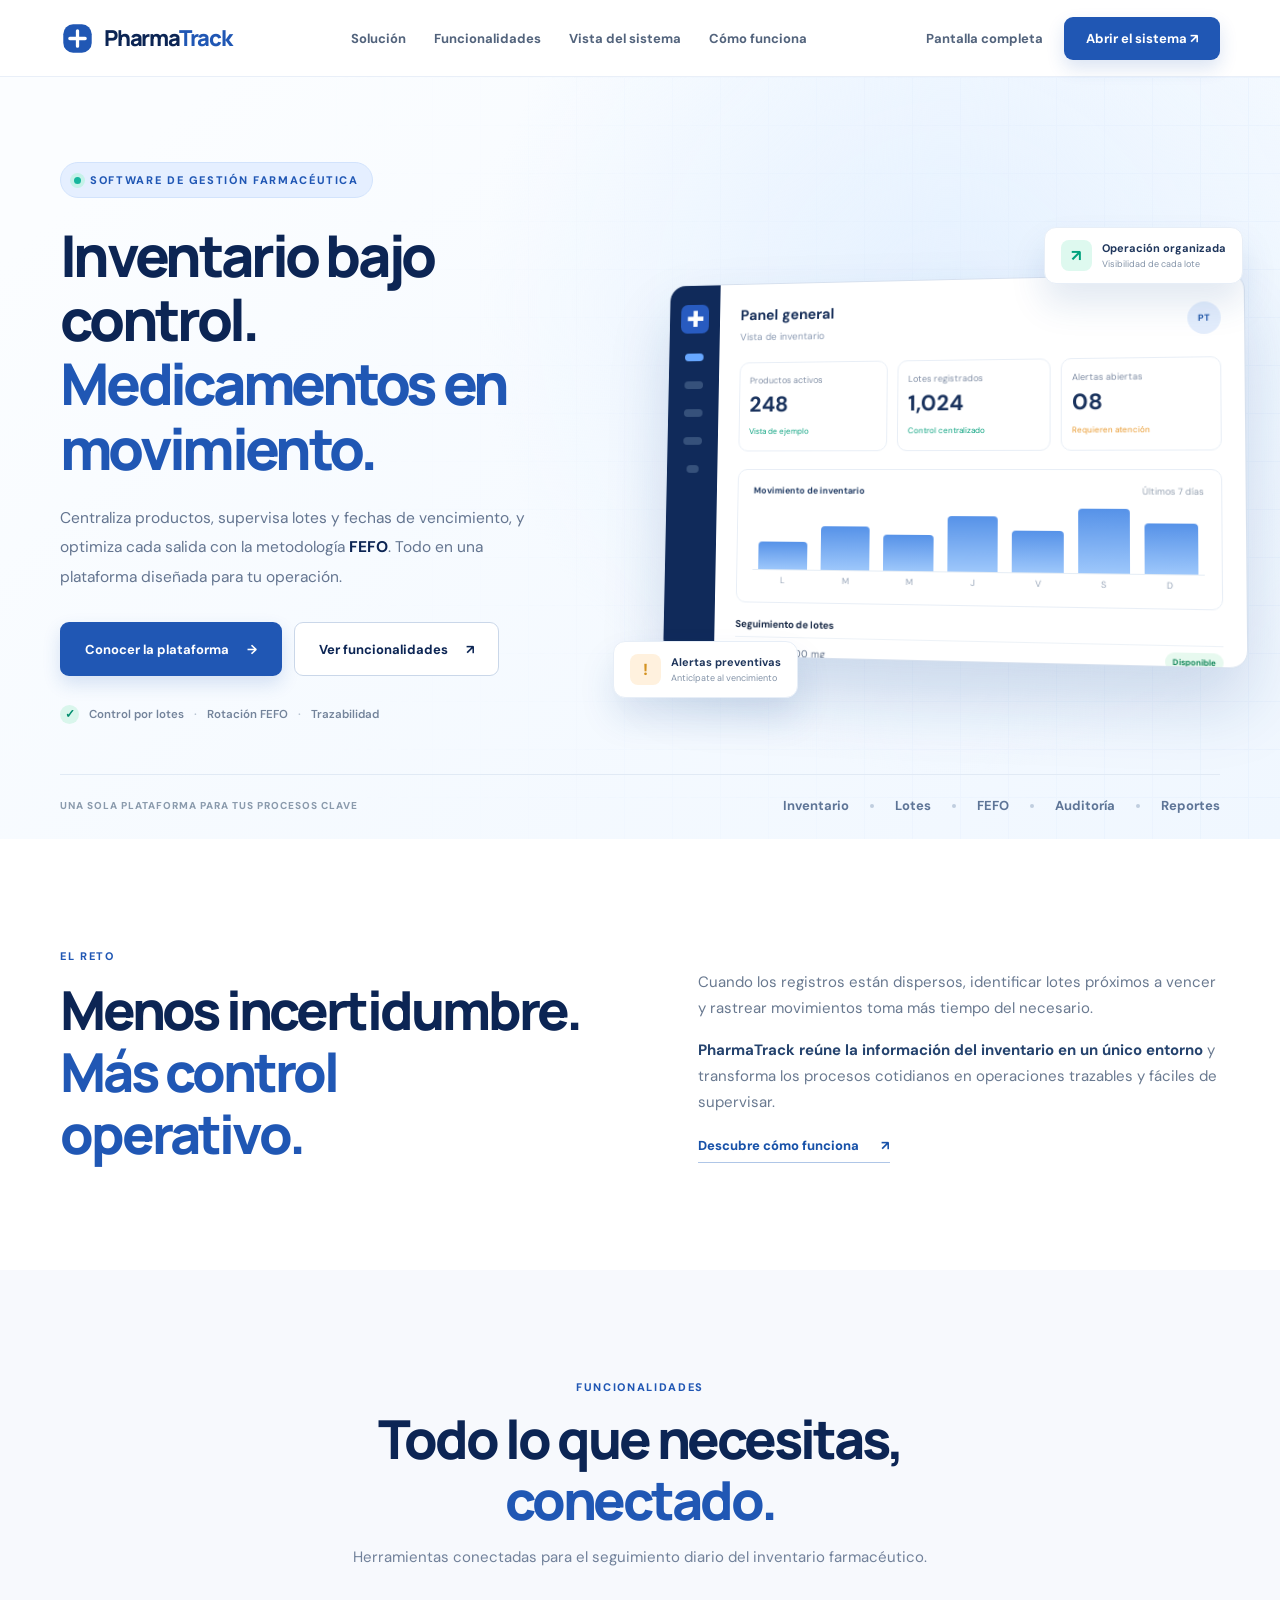
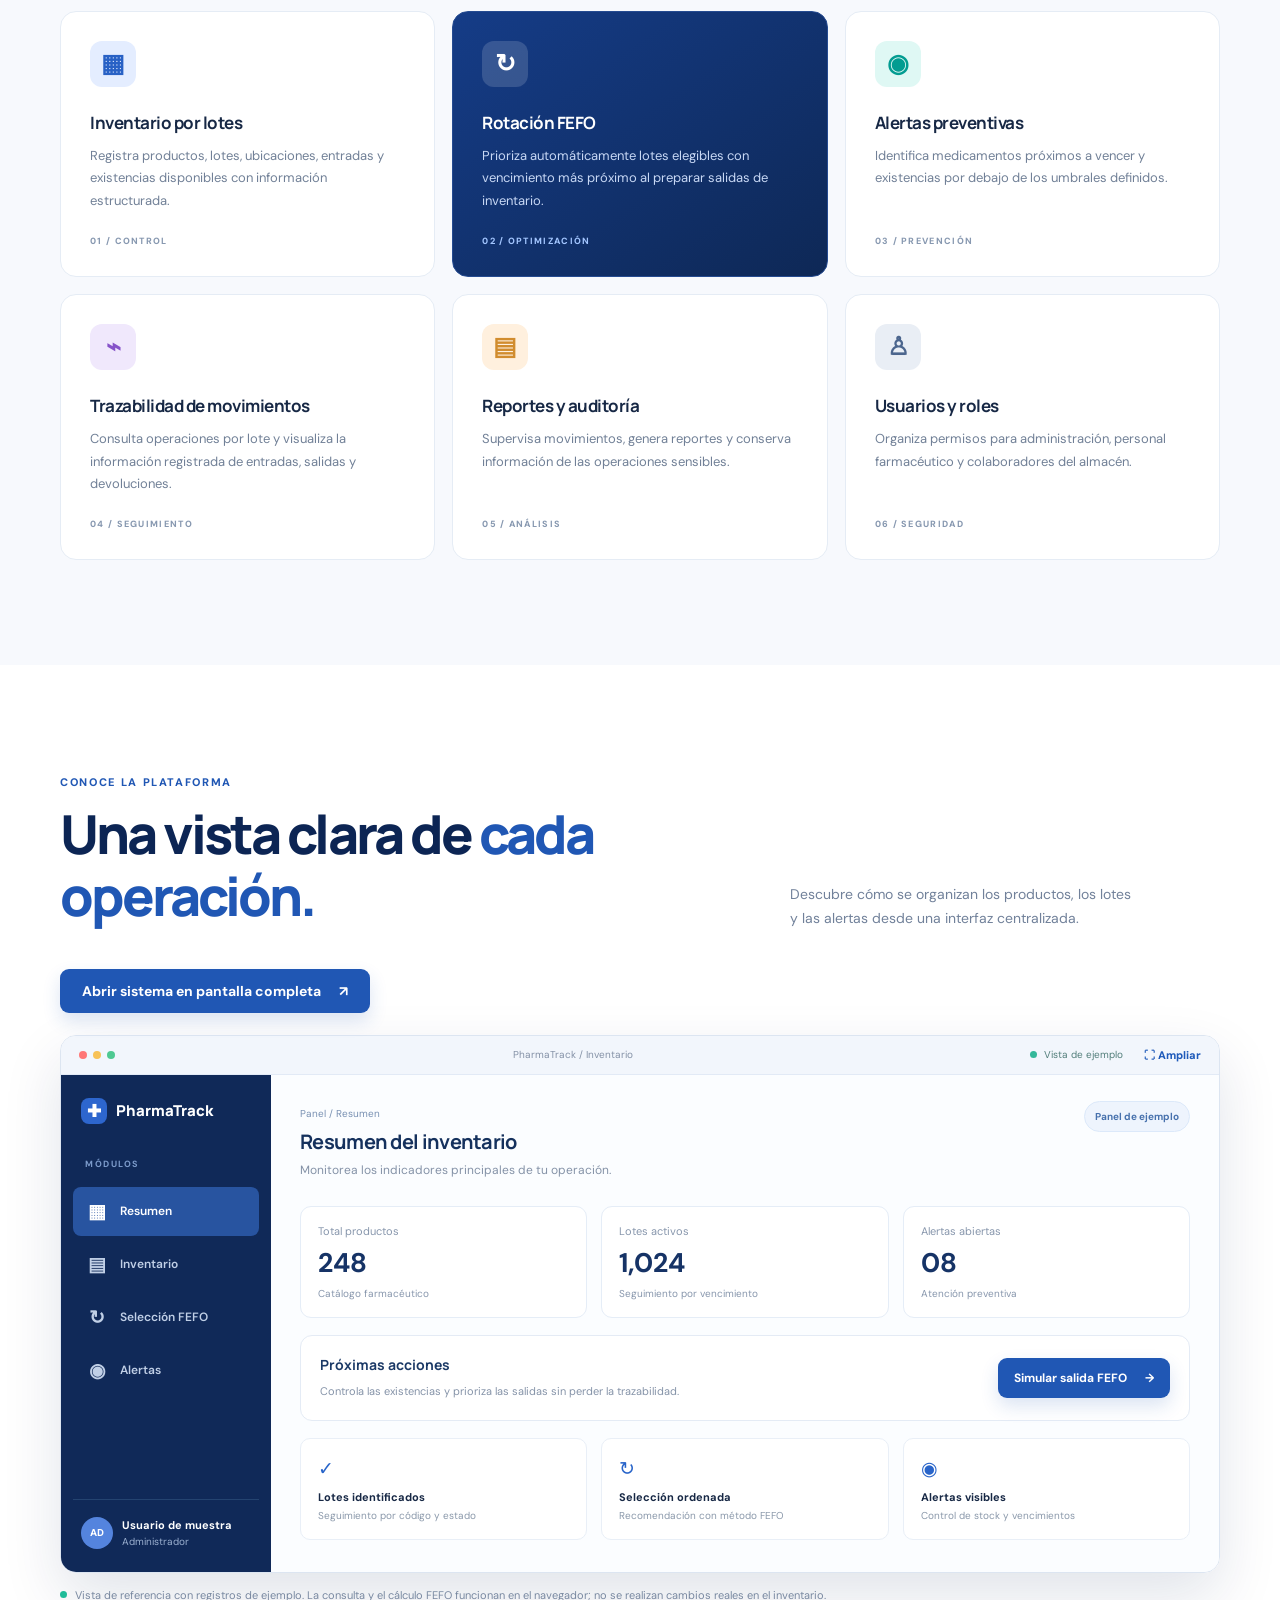
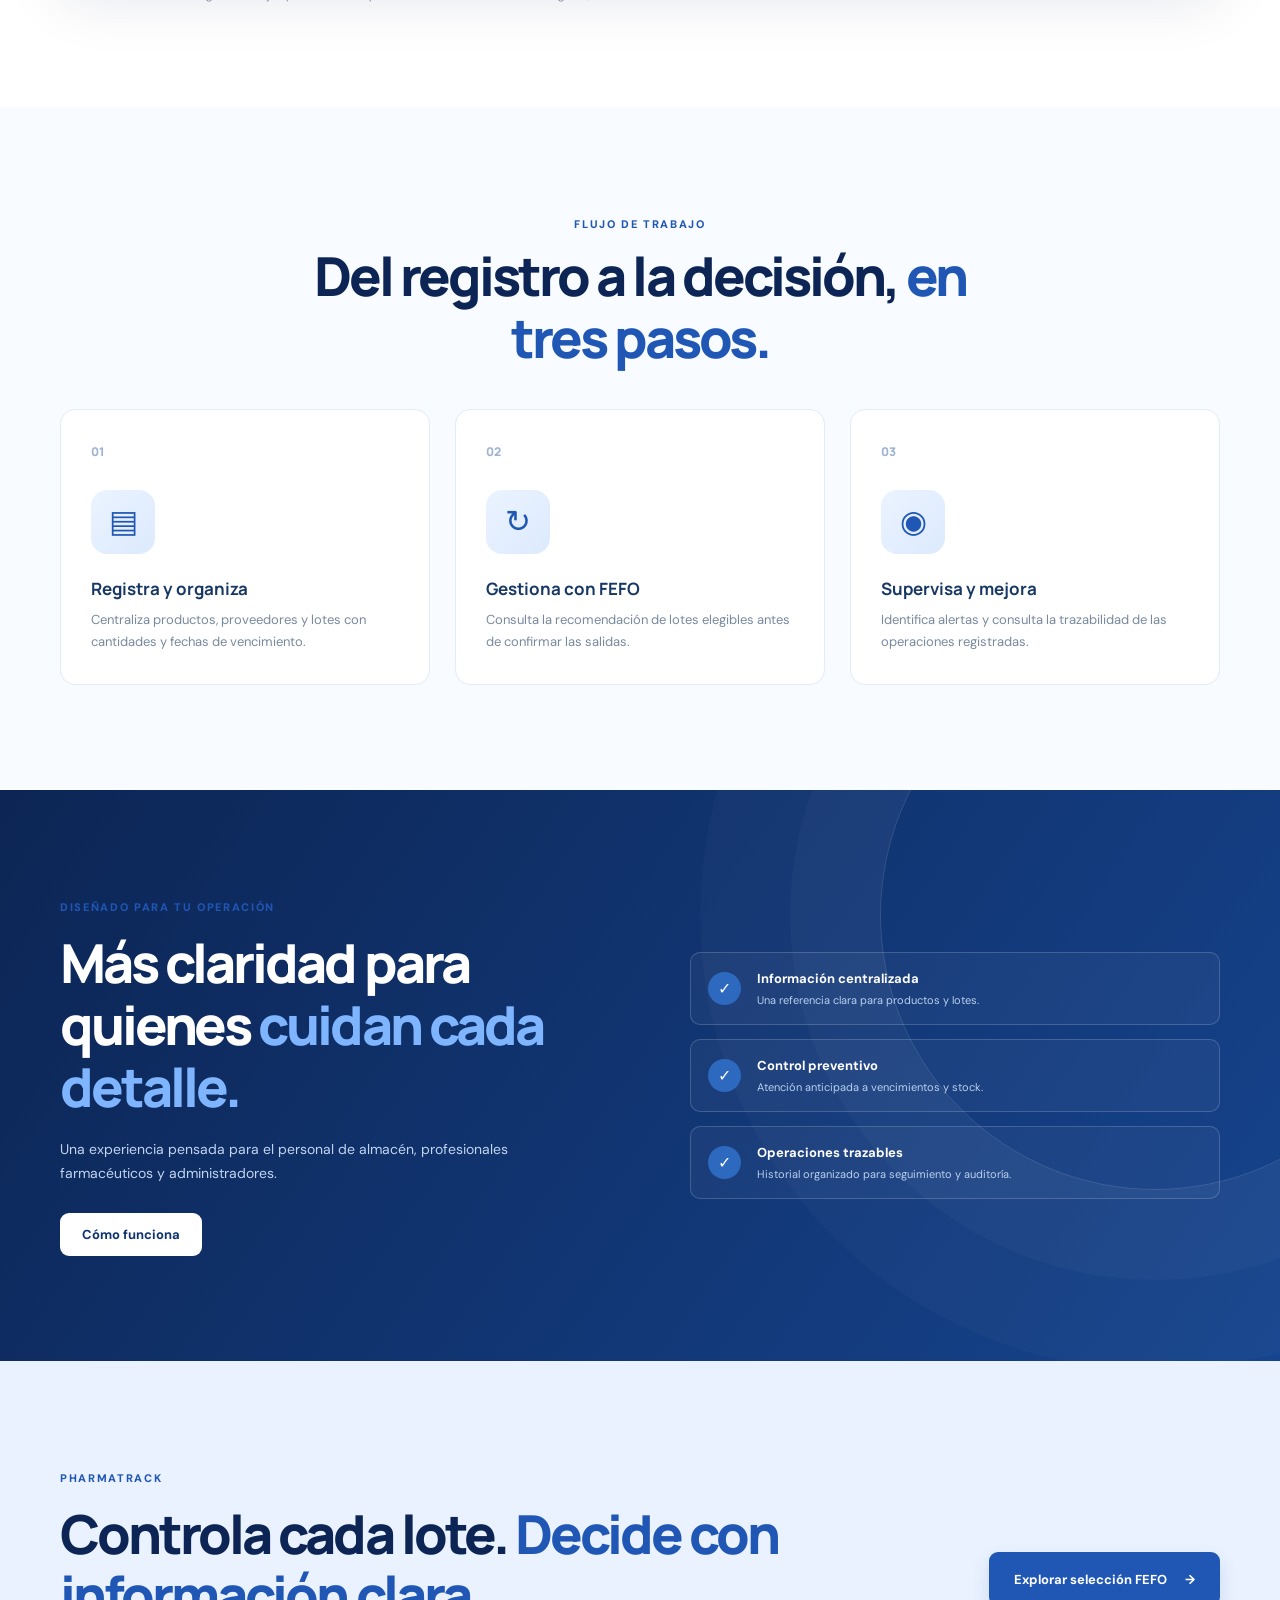
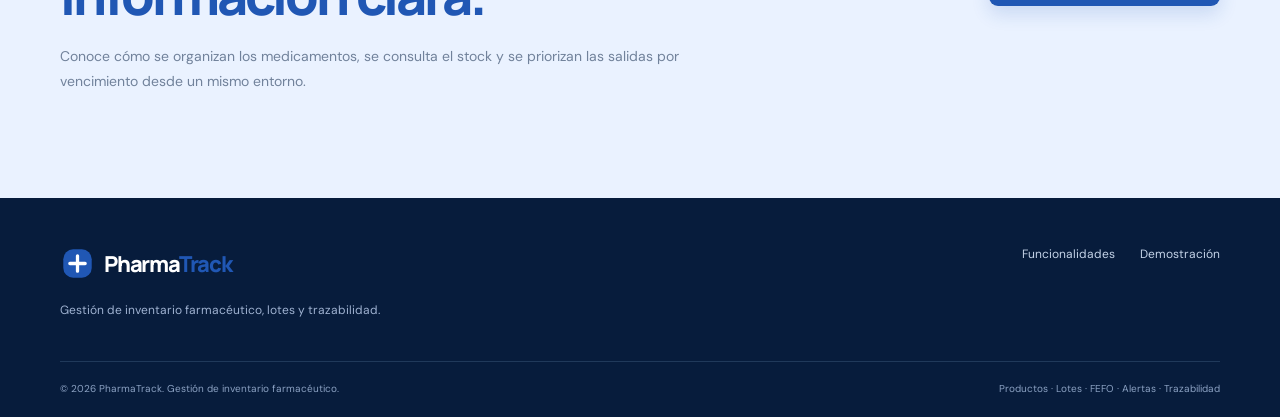
<file: index.html>
<!DOCTYPE html>

<html lang="es">
<head>
<meta charset="utf-8"/>
<meta content="width=device-width,initial-scale=1" name="viewport"/>
<meta content="PharmaTrack: gestiona el inventario farmacéutico por lotes, aplica FEFO, supervisa alertas y consulta la trazabilidad en un solo lugar." name="description"/>
<meta content="#0c2554" name="theme-color"/>
<title>PharmaTrack | Control inteligente del inventario farmacéutico</title>
<link href="assets/favicon.svg" rel="icon" type="image/svg+xml"/>
<link href="styles.css" rel="stylesheet"/>
<script defer="" src="script.js"></script>
</head>
<body>
<a class="skip-link" href="#inicio">Saltar al contenido</a>
<header class="site-header" id="top">
<div class="container nav-wrap">
<a aria-label="PharmaTrack, ir al inicio" class="brand" href="#inicio"><span aria-hidden="true" class="brand-icon"><svg fill="none" viewbox="0 0 32 32"><rect fill="currentColor" height="26" rx="9" width="26" x="3" y="3"></rect><path d="M16 9v14M9 16h14" stroke="white" stroke-linecap="round" stroke-width="3"></path></svg></span><span>Pharma<span class="brand-em">Track</span></span></a>
<nav aria-label="Navegación principal" class="nav-links" id="nav-links">
<a href="#solucion">Solución</a><a href="#funcionalidades">Funcionalidades</a><a href="#demo">Vista del sistema</a><a href="#proceso">Cómo funciona</a>
<a class="btn btn-primary nav-mobile-cta" href="app.html">Abrir el sistema ↗</a>
</nav>
<div class="nav-actions"><a class="nav-contact" href="app.html">Pantalla completa</a><a class="btn btn-primary nav-cta" href="app.html">Abrir el sistema ↗</a><button aria-controls="nav-links" aria-expanded="false" aria-label="Abrir menú" class="menu-toggle" id="menu-toggle" type="button"><span></span><span></span><span></span></button></div>
</div>
</header>
<main id="inicio">
<section class="hero section-grid-bg">
<div class="container hero-grid">
<div class="hero-copy">
<span class="eyebrow"><span class="dot-pulse"></span> SOFTWARE DE GESTIÓN FARMACÉUTICA</span>
<h1>Inventario bajo control. <span>Medicamentos en movimiento.</span></h1>
<p class="hero-lead">Centraliza productos, supervisa lotes y fechas de vencimiento, y optimiza cada salida con la metodología <strong>FEFO</strong>. Todo en una plataforma diseñada para tu operación.</p>
<div class="hero-actions"><a class="btn btn-primary btn-large" href="app.html">Conocer la plataforma <span aria-hidden="true">→</span></a><a class="btn btn-outline btn-large" href="#funcionalidades">Ver funcionalidades <span aria-hidden="true">↗</span></a></div>
<div class="hero-trust"><span class="trust-icon">✓</span><span>Control por lotes</span><span class="trust-separator">·</span><span>Rotación FEFO</span><span class="trust-separator">·</span><span>Trazabilidad</span></div>
</div>
<div aria-label="Vista ilustrativa del panel de PharmaTrack" class="hero-art">
<div class="float-tag float-tag-top"><span class="mini-icon success">↗</span><div><strong>Operación organizada</strong><small>Visibilidad de cada lote</small></div></div>
<div class="hero-dashboard">
<div class="mock-side"><div class="mock-symbol">✚</div><div class="side-pill active"></div><div class="side-pill"></div><div class="side-pill"></div><div class="side-pill"></div><div class="side-pill short"></div></div>
<div class="mock-content"><div class="mock-top"><span><strong>Panel general</strong><small>Vista de inventario</small></span><span class="mock-avatar">PT</span></div><div class="mock-kpis"><div><small>Productos activos</small><strong>248</strong><em>Vista de ejemplo</em></div><div><small>Lotes registrados</small><strong>1,024</strong><em>Control centralizado</em></div><div><small>Alertas abiertas</small><strong>08</strong><em class="orange">Requieren atención</em></div></div><div class="mock-chart"><div class="chart-title"><strong>Movimiento de inventario</strong><span>Últimos 7 días</span></div><div class="bars"><i style="--bar:42%"></i><i style="--bar:66%"></i><i style="--bar:55%"></i><i style="--bar:84%"></i><i style="--bar:62%"></i><i style="--bar:96%"></i><i style="--bar:75%"></i></div><div class="chart-labels"><span>L</span><span>M</span><span>M</span><span>J</span><span>V</span><span>S</span><span>D</span></div></div><div class="mock-table"><strong>Seguimiento de lotes</strong><div><span>Amoxicilina 500 mg</span><b class="tag good">Disponible</b></div><div><span>Paracetamol 500 mg</span><b class="tag warn">Próx. venc.</b></div><div><span>Ibuprofeno 400 mg</span><b class="tag good">Disponible</b></div></div></div>
</div>
<div class="float-tag float-tag-bottom"><span class="mini-icon warning">!</span><div><strong>Alertas preventivas</strong><small>Anticípate al vencimiento</small></div></div>
</div>
</div>
<div class="container hero-bottom"><span>UNA SOLA PLATAFORMA PARA TUS PROCESOS CLAVE</span><div><b>Inventario</b><i></i><b>Lotes</b><i></i><b>FEFO</b><i></i><b>Auditoría</b><i></i><b>Reportes</b></div></div>
</section>
<section class="section intro" id="solucion"><div class="container intro-grid"><div><span class="section-kicker">EL RETO</span><h2>Menos incertidumbre.<br/><span>Más control operativo.</span></h2></div><div><p>Cuando los registros están dispersos, identificar lotes próximos a vencer y rastrear movimientos toma más tiempo del necesario.</p><p><strong>PharmaTrack reúne la información del inventario en un único entorno</strong> y transforma los procesos cotidianos en operaciones trazables y fáciles de supervisar.</p><a class="text-link" href="#proceso">Descubre cómo funciona <span>↗</span></a></div></div></section>
<section class="section feature-section" id="funcionalidades"><div class="container"><div class="section-heading centered"><span class="section-kicker">FUNCIONALIDADES</span><h2>Todo lo que necesitas, <span>conectado.</span></h2><p>Herramientas conectadas para el seguimiento diario del inventario farmacéutico.</p></div><div class="feature-grid">
<article class="feature-card"><div class="feature-icon blue">▦</div><h3>Inventario por lotes</h3><p>Registra productos, lotes, ubicaciones, entradas y existencias disponibles con información estructurada.</p><span class="feature-label">01 / CONTROL</span></article>
<article class="feature-card featured"><div class="feature-icon light">↻</div><h3>Rotación FEFO</h3><p>Prioriza automáticamente lotes elegibles con vencimiento más próximo al preparar salidas de inventario.</p><span class="feature-label">02 / OPTIMIZACIÓN</span></article>
<article class="feature-card"><div class="feature-icon teal">◉</div><h3>Alertas preventivas</h3><p>Identifica medicamentos próximos a vencer y existencias por debajo de los umbrales definidos.</p><span class="feature-label">03 / PREVENCIÓN</span></article>
<article class="feature-card"><div class="feature-icon purple">⌁</div><h3>Trazabilidad de movimientos</h3><p>Consulta operaciones por lote y visualiza la información registrada de entradas, salidas y devoluciones.</p><span class="feature-label">04 / SEGUIMIENTO</span></article>
<article class="feature-card"><div class="feature-icon orange">▤</div><h3>Reportes y auditoría</h3><p>Supervisa movimientos, genera reportes y conserva información de las operaciones sensibles.</p><span class="feature-label">05 / ANÁLISIS</span></article>
<article class="feature-card"><div class="feature-icon slate">♙</div><h3>Usuarios y roles</h3><p>Organiza permisos para administración, personal farmacéutico y colaboradores del almacén.</p><span class="feature-label">06 / SEGURIDAD</span></article>
</div></div></section>
<section class="section demo-section" id="demo"><div class="container"><div class="section-heading demo-heading"><div><span class="section-kicker">CONOCE LA PLATAFORMA</span><h2>Una vista clara de <span>cada operación.</span></h2></div><p>Descubre cómo se organizan los productos, los lotes y las alertas desde una interfaz centralizada.</p></div><a class="btn btn-primary demo-fullscreen-btn" href="app.html">Abrir sistema en pantalla completa <span aria-hidden="true">↗</span></a>
<div class="app-window"><div class="app-toolbar"><div class="window-dots"><i></i><i></i><i></i></div><span>PharmaTrack / Inventario</span><div class="app-toolbar-right"><span class="status-bubble"></span> Vista de ejemplo<a class="demo-toolbar-launch" href="app.html" title="Abrir en pantalla completa">⛶ Ampliar</a></div></div><div class="app-body"><aside class="app-sidebar"><a class="app-brand" href="#inicio"><span>✚</span> PharmaTrack</a><div class="app-sidebar-label">MÓDULOS</div><button class="app-nav active" data-view="overview" type="button"><span>▦</span> Resumen</button><button class="app-nav" data-view="inventory" type="button"><span>▤</span> Inventario</button><button class="app-nav" data-view="fefo" type="button"><span>↻</span> Selección FEFO</button><button class="app-nav" data-view="alerts" type="button"><span>◉</span> Alertas</button><div class="app-sidebar-bottom"><span class="user-dot">AD</span><div><strong>Usuario de muestra</strong><small>Administrador</small></div></div></aside><div class="app-main">
<section class="app-view active" id="view-overview"><div class="demo-title-row"><div><span class="app-breadcrumb">Panel / Resumen</span><h3>Resumen del inventario</h3><p>Monitorea los indicadores principales de tu operación.</p></div><span class="date-badge">Panel de ejemplo</span></div><div class="demo-stat-grid"><div class="demo-stat"><span>Total productos</span><strong>248</strong><small>Catálogo farmacéutico</small></div><div class="demo-stat"><span>Lotes activos</span><strong>1,024</strong><small>Seguimiento por vencimiento</small></div><div class="demo-stat"><span>Alertas abiertas</span><strong>08</strong><small>Atención preventiva</small></div></div><div class="app-panel demo-summary"><div><h4>Próximas acciones</h4><p>Controla las existencias y prioriza las salidas sin perder la trazabilidad.</p></div><button class="btn btn-primary btn-small" data-go="fefo">Simular salida FEFO <span>→</span></button></div><div class="demo-mini-cards"><div><span class="detail-icon">✓</span><strong>Lotes identificados</strong><small>Seguimiento por código y estado</small></div><div><span class="detail-icon">↻</span><strong>Selección ordenada</strong><small>Recomendación con método FEFO</small></div><div><span class="detail-icon">◉</span><strong>Alertas visibles</strong><small>Control de stock y vencimientos</small></div></div></section>
<section class="app-view" hidden="" id="view-inventory"><div class="demo-title-row"><div><span class="app-breadcrumb">Inventario / Lotes</span><h3>Consulta de stock por lote</h3><p>Encuentra medicamentos por nombre o código de lote.</p></div><span class="date-badge">5 registros</span></div><div class="table-action"><label for="inventory-search">Buscar medicamento o lote</label><input autocomplete="off" id="inventory-search" placeholder="Ej. Paracetamol o LOT-002" type="search"/></div><div class="table-scroll"><table class="demo-table"><thead><tr><th>Medicamento</th><th>Lote</th><th>Vencimiento</th><th>Stock</th><th>Estado</th></tr></thead><tbody id="inventory-rows"></tbody></table></div><p class="data-footnote">Información de ejemplo. La consulta no modifica existencias.</p></section>
<section class="app-view" hidden="" id="view-fefo"><div class="demo-title-row"><div><span class="app-breadcrumb">Movimientos / FEFO</span><h3>Selección de lotes FEFO</h3><p>Prueba cómo se seleccionan los lotes disponibles por fecha de vencimiento.</p></div><span class="date-badge">Ejemplo interactivo</span></div><div class="fefo-grid"><div class="app-panel"><label class="field-label" for="fefo-quantity">Unidades solicitadas</label><input id="fefo-quantity" inputmode="numeric" max="200" min="1" type="number" value="60"/><p class="form-hint">Stock elegible: 120 unidades. Lote inmovilizado excluido.</p><button class="btn btn-primary" id="calculate-fefo" type="button">Calcular recomendación <span>→</span></button><div aria-live="polite" class="fefo-message" id="fefo-message" role="status"></div></div><div class="app-panel"><h4>Lotes disponibles</h4><div class="lot-line"><div><strong>LOT-001</strong><small>Vence 15/01/2027</small></div><span>40 uds.</span></div><div class="lot-line"><div><strong>LOT-002</strong><small>Vence 20/03/2027</small></div><span>80 uds.</span></div><div class="lot-line excluded"><div><strong>LOT-003</strong><small>Inmovilizado</small></div><span>50 uds.</span></div></div></div><div class="fefo-output app-panel" id="fefo-output"><h4>Recomendación</h4><p>Ingresa la cantidad y presiona «Calcular recomendación».</p></div></section>
<section class="app-view" hidden="" id="view-alerts"><div class="demo-title-row"><div><span class="app-breadcrumb">Control / Alertas</span><h3>Alertas preventivas</h3><p>Prioriza los eventos que requieren revisión del personal.</p></div><span class="date-badge">Panel de ejemplo</span></div><div class="alert-list"><div class="alert-item"><span class="alert-symbol amber">!</span><div><strong>Vencimiento próximo</strong><p>Paracetamol 500 mg · LOT-018</p></div><span class="status-label amber">Pendiente</span></div><div class="alert-item"><span class="alert-symbol red">!</span><div><strong>Stock por debajo del mínimo</strong><p>Amoxicilina 500 mg · 10 unidades</p></div><span class="status-label red">Alta prioridad</span></div><div class="alert-item"><span class="alert-symbol blue">i</span><div><strong>Revisar conciliación</strong><p>Conteo físico pendiente de validación</p></div><span class="status-label blue">Revisión</span></div></div></section>
</div></div></div><div class="demo-note"><span class="note-dot"></span> Vista de referencia con registros de ejemplo. La consulta y el cálculo FEFO funcionan en el navegador; no se realizan cambios reales en el inventario.</div></div></section>
<section class="section steps-section" id="proceso"><div class="container"><div class="section-heading centered"><span class="section-kicker">FLUJO DE TRABAJO</span><h2>Del registro a la decisión, <span>en tres pasos.</span></h2></div><div class="steps-grid"><div class="step"><span class="step-number">01</span><div class="step-graphic"><span>▤</span></div><h3>Registra y organiza</h3><p>Centraliza productos, proveedores y lotes con cantidades y fechas de vencimiento.</p></div><div class="step"><span class="step-number">02</span><div class="step-graphic"><span>↻</span></div><h3>Gestiona con FEFO</h3><p>Consulta la recomendación de lotes elegibles antes de confirmar las salidas.</p></div><div class="step"><span class="step-number">03</span><div class="step-graphic"><span>◉</span></div><h3>Supervisa y mejora</h3><p>Identifica alertas y consulta la trazabilidad de las operaciones registradas.</p></div></div></div></section>
<section class="section difference-section"><div class="container difference-layout"><div><span class="section-kicker">DISEÑADO PARA TU OPERACIÓN</span><h2>Más claridad para quienes <span>cuidan cada detalle.</span></h2><p>Una experiencia pensada para el personal de almacén, profesionales farmacéuticos y administradores.</p><a class="btn btn-light" href="#proceso">Cómo funciona</a></div><div class="benefit-list"><div><span>✓</span><div><strong>Información centralizada</strong><small>Una referencia clara para productos y lotes.</small></div></div><div><span>✓</span><div><strong>Control preventivo</strong><small>Atención anticipada a vencimientos y stock.</small></div></div><div><span>✓</span><div><strong>Operaciones trazables</strong><small>Historial organizado para seguimiento y auditoría.</small></div></div></div></div></section>
<section class="section final-cta" id="contacto">
<div class="container final-cta-inner">
<div>
<span class="section-kicker">PHARMATRACK</span>
<h2>Controla cada lote. <span>Decide con información clara.</span></h2>
<p>Conoce cómo se organizan los medicamentos, se consulta el stock y se priorizan las salidas por vencimiento desde un mismo entorno.</p>
</div>
<a aria-label="Explorar la recomendación FEFO" class="btn btn-primary btn-large" href="app.html#fefo">Explorar selección FEFO <span aria-hidden="true">→</span></a>
</div>
</section>
</main>
<footer class="footer"><div class="container footer-inner"><div><a class="brand" href="#inicio"><span aria-hidden="true" class="brand-icon"><svg fill="none" viewbox="0 0 32 32"><rect fill="currentColor" height="26" rx="9" width="26" x="3" y="3"></rect><path d="M16 9v14M9 16h14" stroke="white" stroke-linecap="round" stroke-width="3"></path></svg></span><span>Pharma<span class="brand-em">Track</span></span></a><p>Gestión de inventario farmacéutico, lotes y trazabilidad.</p></div><div class="footer-links"><a href="#funcionalidades">Funcionalidades</a><a href="#demo">Demostración</a></div></div><div class="container footer-bottom"><span>© <span id="year"></span> PharmaTrack. Gestión de inventario farmacéutico.</span><span>Productos · Lotes · FEFO · Alertas · Trazabilidad</span></div></footer>
</body>
</html>
</file>
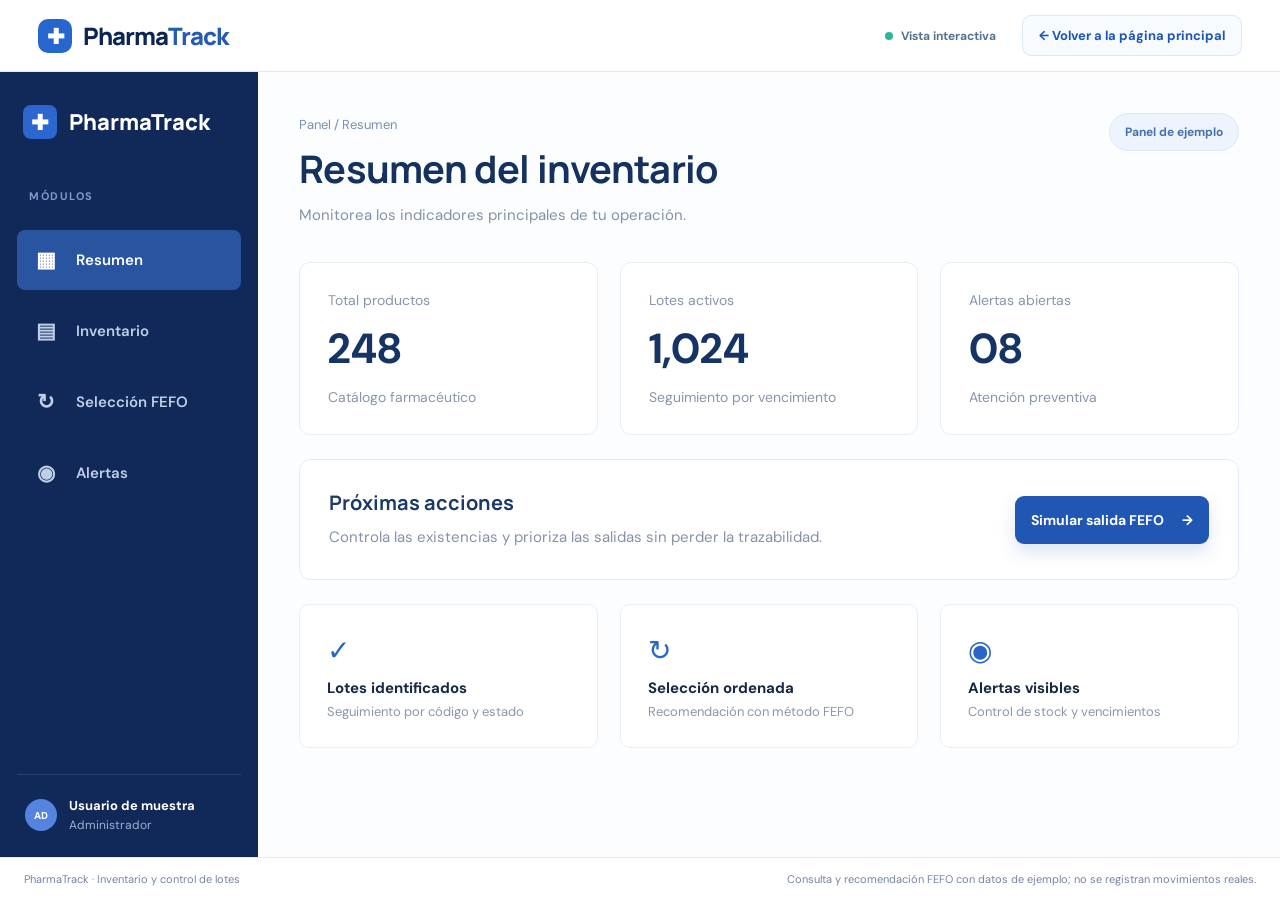
<file: app.html>
<!DOCTYPE html>
<html lang="es"><head><meta charset="utf-8"/><meta content="width=device-width,initial-scale=1" name="viewport"/><meta content="#0c2554" name="theme-color"/><meta content="PharmaTrack: consulta de lotes, recomendaciones FEFO y alertas de inventario." name="description"/><title>Panel de inventario | PharmaTrack</title><link href="assets/favicon.svg" rel="icon" type="image/svg+xml"/><link href="styles.css" rel="stylesheet"/><link href="app.css" rel="stylesheet"/><script defer="" src="script.js"></script></head><body class="standalone-app"><a class="skip-link" href="#app-workspace">Saltar al contenido</a><header class="system-header"><a class="system-brand" href="index.html"><span class="system-brand-mark">✚</span> Pharma<span>Track</span></a><div class="system-header-actions"><span class="system-demo-indicator"><i></i> Vista interactiva</span><a class="system-back" href="index.html#demo">← Volver a la página principal</a></div></header><main id="app-workspace"><div class="app-window fullscreen-window"><div class="app-body"><aside class="app-sidebar"><a class="app-brand" href="index.html"><span>✚</span> PharmaTrack</a><div class="app-sidebar-label">MÓDULOS</div><button class="app-nav active" data-view="overview" type="button"><span>▦</span> Resumen</button><button class="app-nav" data-view="inventory" type="button"><span>▤</span> Inventario</button><button class="app-nav" data-view="fefo" type="button"><span>↻</span> Selección FEFO</button><button class="app-nav" data-view="alerts" type="button"><span>◉</span> Alertas</button><div class="app-sidebar-bottom"><span class="user-dot">AD</span><div><strong>Usuario de muestra</strong><small>Administrador</small></div></div></aside><div class="app-main">
<section class="app-view active" id="view-overview"><div class="demo-title-row"><div><span class="app-breadcrumb">Panel / Resumen</span><h3>Resumen del inventario</h3><p>Monitorea los indicadores principales de tu operación.</p></div><span class="date-badge">Panel de ejemplo</span></div><div class="demo-stat-grid"><div class="demo-stat"><span>Total productos</span><strong>248</strong><small>Catálogo farmacéutico</small></div><div class="demo-stat"><span>Lotes activos</span><strong>1,024</strong><small>Seguimiento por vencimiento</small></div><div class="demo-stat"><span>Alertas abiertas</span><strong>08</strong><small>Atención preventiva</small></div></div><div class="app-panel demo-summary"><div><h4>Próximas acciones</h4><p>Controla las existencias y prioriza las salidas sin perder la trazabilidad.</p></div><button class="btn btn-primary btn-small" data-go="fefo">Simular salida FEFO <span>→</span></button></div><div class="demo-mini-cards"><div><span class="detail-icon">✓</span><strong>Lotes identificados</strong><small>Seguimiento por código y estado</small></div><div><span class="detail-icon">↻</span><strong>Selección ordenada</strong><small>Recomendación con método FEFO</small></div><div><span class="detail-icon">◉</span><strong>Alertas visibles</strong><small>Control de stock y vencimientos</small></div></div></section>
<section class="app-view" hidden="" id="view-inventory"><div class="demo-title-row"><div><span class="app-breadcrumb">Inventario / Lotes</span><h3>Consulta de stock por lote</h3><p>Encuentra medicamentos por nombre o código de lote.</p></div><span class="date-badge">5 registros</span></div><div class="table-action"><label for="inventory-search">Buscar medicamento o lote</label><input autocomplete="off" id="inventory-search" placeholder="Ej. Paracetamol o LOT-002" type="search"/></div><div class="table-scroll"><table class="demo-table"><thead><tr><th>Medicamento</th><th>Lote</th><th>Vencimiento</th><th>Stock</th><th>Estado</th></tr></thead><tbody id="inventory-rows"></tbody></table></div><p class="data-footnote">Información de ejemplo. La consulta no modifica existencias.</p></section>
<section class="app-view" hidden="" id="view-fefo"><div class="demo-title-row"><div><span class="app-breadcrumb">Movimientos / FEFO</span><h3>Selección de lotes FEFO</h3><p>Prueba cómo se seleccionan los lotes disponibles por fecha de vencimiento.</p></div><span class="date-badge">Ejemplo interactivo</span></div><div class="fefo-grid"><div class="app-panel"><label class="field-label" for="fefo-quantity">Unidades solicitadas</label><input id="fefo-quantity" inputmode="numeric" max="200" min="1" type="number" value="60"/><p class="form-hint">Stock elegible: 120 unidades. Lote inmovilizado excluido.</p><button class="btn btn-primary" id="calculate-fefo" type="button">Calcular recomendación <span>→</span></button><div aria-live="polite" class="fefo-message" id="fefo-message" role="status"></div></div><div class="app-panel"><h4>Lotes disponibles</h4><div class="lot-line"><div><strong>LOT-001</strong><small>Vence 15/01/2027</small></div><span>40 uds.</span></div><div class="lot-line"><div><strong>LOT-002</strong><small>Vence 20/03/2027</small></div><span>80 uds.</span></div><div class="lot-line excluded"><div><strong>LOT-003</strong><small>Inmovilizado</small></div><span>50 uds.</span></div></div></div><div class="fefo-output app-panel" id="fefo-output"><h4>Recomendación</h4><p>Ingresa la cantidad y presiona «Calcular recomendación».</p></div></section>
<section class="app-view" hidden="" id="view-alerts"><div class="demo-title-row"><div><span class="app-breadcrumb">Control / Alertas</span><h3>Alertas preventivas</h3><p>Prioriza los eventos que requieren revisión del personal.</p></div><span class="date-badge">Panel de ejemplo</span></div><div class="alert-list"><div class="alert-item"><span class="alert-symbol amber">!</span><div><strong>Vencimiento próximo</strong><p>Paracetamol 500 mg · LOT-018</p></div><span class="status-label amber">Pendiente</span></div><div class="alert-item"><span class="alert-symbol red">!</span><div><strong>Stock por debajo del mínimo</strong><p>Amoxicilina 500 mg · 10 unidades</p></div><span class="status-label red">Alta prioridad</span></div><div class="alert-item"><span class="alert-symbol blue">i</span><div><strong>Revisar conciliación</strong><p>Conteo físico pendiente de validación</p></div><span class="status-label blue">Revisión</span></div></div></section>
</div></div></div></main><footer class="system-footer"><span>PharmaTrack · Inventario y control de lotes</span><span>Consulta y recomendación FEFO con datos de ejemplo; no se registran movimientos reales.</span></footer></body></html>
</file>
<file: styles.css>
@import url('https://fonts.googleapis.com/css2?family=DM+Sans:wght@400;500;600;700&family=Manrope:wght@400;500;600;700;800&display=swap');
:root{--navy:#0c2554;--navy-2:#0e326c;--blue:#2057b4;--blue-bright:#2866cf;--ink:#172845;--muted:#6b7890;--line:#e3e9f2;--bg:#f6f9fe;--white:#fff;--teal:#00a99a;--radius:18px;--shadow:0 24px 60px rgba(12,37,84,.12)}
*,*::before,*::after{box-sizing:border-box}html{scroll-behavior:smooth;scroll-padding-top:90px}body{margin:0;font-family:'DM Sans',Arial,sans-serif;color:var(--ink);background:var(--white);-webkit-font-smoothing:antialiased}button,input,textarea{font:inherit}button{cursor:pointer}a{color:inherit;text-decoration:none}svg{display:block}h1,h2,h3,h4,p{margin-top:0}h1,h2,h3,h4{font-family:Manrope,'DM Sans',sans-serif}h1,h2{letter-spacing:-.055em}h2{font-size:clamp(2.15rem,4.2vw,3.55rem);line-height:1.15;font-weight:800}h2 span{color:var(--blue)}p{line-height:1.75}.container{width:min(1160px,calc(100% - 48px));margin:auto}.section{padding:105px 0}.skip-link{position:absolute;top:-100px;left:15px;background:var(--navy);color:white;padding:12px;z-index:200}.skip-link:focus{top:12px}.site-header{position:sticky;top:0;z-index:100;background:rgba(255,255,255,.96);backdrop-filter:blur(18px);border-bottom:1px solid #e9eff8}.nav-wrap{min-height:76px;display:flex;align-items:center;justify-content:space-between;gap:20px}.brand{display:inline-flex;align-items:center;gap:9px;white-space:nowrap;font:800 22px Manrope,sans-serif;letter-spacing:-1.2px;color:var(--navy)}.brand-icon{width:35px;height:35px;color:var(--blue)}.brand-icon svg{width:100%;height:100%}.brand-em{color:var(--blue)}.nav-links{display:flex;gap:28px;align-items:center}.nav-links>a:not(.btn),.nav-contact{color:#52637c;font-size:13px;font-weight:700;transition:color .2s}.nav-links>a:hover,.nav-contact:hover{color:var(--blue)}.nav-actions{display:flex;align-items:center;gap:21px}.btn{display:inline-flex;align-items:center;justify-content:center;gap:18px;min-height:43px;padding:12px 21px;border:1px solid transparent;border-radius:9px;font-weight:700;font-size:13px;transition:transform .2s,box-shadow .2s,background .2s;text-align:center}.btn:hover{transform:translateY(-2px)}.btn:focus-visible,.app-nav:focus-visible,.menu-toggle:focus-visible,a:focus-visible{outline:3px solid #7eaaff;outline-offset:3px}.btn-primary{background:var(--blue);color:white;box-shadow:0 8px 18px rgba(32,87,180,.16)}.btn-primary:hover{background:#174993;box-shadow:0 12px 28px rgba(32,87,180,.25)}.btn-outline{border-color:#cad7e9;color:var(--navy);background:white}.btn-outline:hover{background:#f4f8ff}.btn-large{min-height:54px;padding:14px 24px}.btn-small{min-height:40px;padding:10px 15px;font-size:12px}.btn-light{background:#fff;color:#0c3272}.btn-full{width:100%}.menu-toggle{display:none;background:none;border:0;width:39px;height:39px;padding:8px}.menu-toggle span{display:block;height:2px;background:var(--navy);margin:5px 0}.nav-mobile-cta{display:none}
.section-grid-bg{background:radial-gradient(circle at 74% 30%,#e5f1ff 0%,transparent 43%),linear-gradient(140deg,#fbfdff 10%,#f0f7ff 100%);position:relative;overflow:hidden}.section-grid-bg::before{content:"";position:absolute;inset:0;opacity:.32;background-image:linear-gradient(to right,#dce9fb 1px,transparent 1px),linear-gradient(to bottom,#dce9fb 1px,transparent 1px);background-size:48px 48px;mask-image:linear-gradient(90deg,transparent 25%,black 100%);pointer-events:none}.hero{padding-top:85px}.hero-grid{display:grid;grid-template-columns:49% 51%;gap:18px;align-items:center;min-height:530px;position:relative}.hero-copy{position:relative;z-index:3;padding-bottom:50px}.eyebrow,.section-kicker{display:inline-flex;align-items:center;gap:9px;color:var(--blue);font-size:11px;font-weight:800;letter-spacing:1.65px}.eyebrow{background:#e5efff;border:1px solid #d2e3fc;padding:10px 13px;border-radius:50px}.dot-pulse{width:7px;height:7px;border-radius:50%;background:#16b69d;box-shadow:0 0 0 4px #c5f2e9}.hero h1{font-size:clamp(2.7rem,4.5vw,4.6rem);line-height:1.115;margin:25px 0 24px;max-width:620px;font-weight:800;letter-spacing:-.064em;color:var(--navy)}.hero h1 span{color:var(--blue)}.hero-lead{max-width:500px;color:#647590;font-size:15.5px;line-height:1.9}.hero-lead strong{color:var(--navy)}.hero-actions{display:flex;flex-wrap:wrap;gap:12px;margin-top:30px}.hero-trust{display:flex;gap:10px;align-items:center;flex-wrap:wrap;font-size:11.5px;color:#74849b;margin-top:29px;font-weight:600}.trust-icon{display:inline-grid;place-items:center;width:19px;height:19px;border-radius:50%;background:#d9f6ec;color:#008d6e;font-weight:900}.trust-separator{color:#b4c0cf}.hero-art{position:relative;min-height:510px;display:grid;align-items:center;padding-left:8px}.hero-dashboard{display:flex;width:100%;height:383px;border:1px solid #d6e0ee;border-radius:17px;background:white;box-shadow:0 35px 65px rgba(19,65,136,.17);transform:perspective(1000px) rotateY(-7deg) rotateX(3deg);overflow:hidden}.mock-side{background:#102a5a;width:54px;flex:0 0 54px;padding:20px 12px;display:flex;align-items:center;flex-direction:column;gap:21px}.mock-symbol{background:#285bc0;color:white;border-radius:7px;width:30px;height:30px;text-align:center;font-size:23px;line-height:30px}.side-pill{width:20px;height:8px;border-radius:5px;background:#36517b}.side-pill.active{background:#67a7ff}.side-pill.short{width:13px}.mock-content{flex:1;padding:22px;min-width:0}.mock-top{display:flex;justify-content:space-between;align-items:center}.mock-top strong{display:block;color:#19315b;font-size:15px}.mock-top small{font-size:10px;color:#8b9ab2}.mock-avatar{display:grid;place-items:center;border-radius:50%;background:#e3edfc;color:#2459a9;font-size:9px;font-weight:800;width:32px;height:32px}.mock-kpis{display:grid;grid-template-columns:repeat(3,1fr);gap:10px;margin:18px 0}.mock-kpis>div{border:1px solid #e8eef6;border-radius:10px;padding:12px 10px}.mock-kpis small{display:block;font-size:9px;color:#7f8da4}.mock-kpis strong{display:block;color:#19325d;font-size:22px;margin-top:4px}.mock-kpis em{font-style:normal;color:#08a17e;font-size:8px}.mock-kpis em.orange{color:#e89627}.mock-chart{border:1px solid #e8eef6;border-radius:10px;padding:15px 16px 9px;height:136px}.chart-title{display:flex;justify-content:space-between;gap:10px;font-size:9px}.chart-title strong{color:#233d65}.chart-title span{color:#94a0b0}.bars{height:75px;display:flex;align-items:end;gap:14px;padding:8px 6px 0;border-bottom:1px solid #e5edf5}.bars i{background:linear-gradient(#5692e8,#9dc7fb);height:var(--bar);border-radius:4px 4px 0 0;flex:1}.chart-labels{display:flex;justify-content:space-around;color:#98a6b9;font-size:9px;margin-top:4px}.mock-table{font-size:10px;margin-top:15px}.mock-table>strong{display:block;margin-bottom:6px}.mock-table>div{display:flex;justify-content:space-between;align-items:center;gap:8px;border-top:1px solid #edf2f7;padding:6px 0;color:#607089}.tag{padding:4px 7px;border-radius:20px;font-size:8px;white-space:nowrap}.tag.good{background:#e7f9ef;color:#14875b}.tag.warn{background:#fff4dc;color:#b67b15}.float-tag{position:absolute;display:flex;gap:10px;align-items:center;border:1px solid #e7eef7;background:#fff;border-radius:12px;padding:12px 16px;box-shadow:0 20px 35px #164c9820;z-index:2}.float-tag strong{font-size:11px;display:block;color:#1f365c}.float-tag small{font-size:9px;color:#8292a7;display:block;margin-top:3px}.float-tag-top{right:-5px;top:14px}.float-tag-bottom{left:-33px;bottom:25px}.mini-icon{width:31px;height:31px;display:grid;place-items:center;border-radius:8px;font-size:16px;font-weight:800}.mini-icon.success{background:#def9ef;color:#00a27d}.mini-icon.warning{background:#fff1de;color:#d49322}.hero-bottom{position:relative;display:flex;justify-content:space-between;gap:20px;align-items:center;border-top:1px solid #e1eaf5;padding:22px 0 25px}.hero-bottom>span{font-size:10px;letter-spacing:1px;color:#8b9bad;font-weight:800}.hero-bottom>div{display:flex;gap:21px;align-items:center;color:#5e7597;font-size:13px}.hero-bottom i{background:#c0cedf;width:4px;height:4px;border-radius:50%}
.intro{background:#fff}.intro-grid{display:grid;grid-template-columns:1fr 1fr;gap:10%;align-items:start}.intro h2{margin:14px 0 0;color:var(--navy)}.intro-grid>div:last-child{padding-top:25px}.intro p{color:#697990;font-size:15px}.intro p strong{color:#25436e}.text-link{display:inline-flex;gap:22px;border-bottom:1px solid #afc6e7;color:#1852a9;padding-bottom:8px;font-size:13px;font-weight:800;margin-top:7px}.feature-section{background:#f7f9fd}.section-heading{margin-bottom:40px}.section-heading.centered{text-align:center;margin-left:auto;margin-right:auto;max-width:720px}.section-heading h2{margin:12px 0 13px;color:var(--navy)}.section-heading p{color:#71819a;font-size:15px;max-width:670px;margin-left:auto;margin-right:auto}.feature-grid{display:grid;grid-template-columns:repeat(3,1fr);gap:17px}.feature-card{background:white;border:1px solid #e5ecf5;border-radius:16px;padding:29px;min-height:260px;display:flex;flex-direction:column;transition:transform .22s,box-shadow .22s}.feature-card:hover{transform:translateY(-4px);box-shadow:0 20px 40px #123e8014}.feature-card.featured{background:linear-gradient(145deg,#153c87,#0e2856);color:#fff;border-color:#254b91}.feature-icon{width:46px;height:46px;border-radius:12px;display:grid;place-items:center;font-size:25px;font-weight:800;margin-bottom:24px}.feature-icon.blue{background:#e4edff;color:#2861c5}.feature-icon.light{background:#ffffff26;color:white}.feature-icon.teal{background:#dff8f4;color:#039c91}.feature-icon.purple{background:#f0e8fc;color:#8653c9}.feature-icon.orange{background:#fff0de;color:#d18c2e}.feature-icon.slate{background:#e9eef5;color:#4c668e}.feature-card h3{font-size:17px;letter-spacing:-.5px;margin:0 0 11px}.feature-card p{font-size:13px;line-height:1.75;color:#718097;margin:0 0 22px}.feature-card.featured p{color:#c8d8f5}.feature-label{font-size:9px;letter-spacing:1.3px;font-weight:800;color:#8798b0;margin-top:auto}.feature-card.featured .feature-label{color:#a3c6ff}
.demo-section{background:white}.demo-heading{display:flex;align-items:end;justify-content:space-between;gap:50px}.demo-heading>div{max-width:600px}.demo-heading>p{max-width:350px;font-size:14px;margin-bottom:9px}.demo-heading p{color:#71819a}.app-window{overflow:hidden;border:1px solid #dce5f1;border-radius:16px;box-shadow:var(--shadow)}.app-toolbar{height:39px;display:flex;align-items:center;justify-content:space-between;padding:0 18px;background:#f2f6fc;border-bottom:1px solid #e2eaf6;font-size:10px;color:#8491a6}.window-dots{display:flex;gap:6px}.window-dots i{display:block;width:8px;height:8px;border-radius:50%;background:#ff7777}.window-dots i:nth-child(2){background:#f7c257}.window-dots i:nth-child(3){background:#4fc992}.app-toolbar-right{display:flex;align-items:center;gap:7px;color:#527e7a}.status-bubble{height:7px;width:7px;background:#34b89a;border-radius:50%}.app-body{display:grid;grid-template-columns:210px minmax(0,1fr);min-height:472px}.app-sidebar{padding:23px 12px;background:#102958;color:white;display:flex;flex-direction:column}.app-brand{display:flex;align-items:center;gap:9px;font:800 15px Manrope,sans-serif;margin:0 8px 34px}.app-brand span{width:26px;height:26px;background:#2d66ce;border-radius:8px;display:grid;place-items:center;font-size:17px}.app-sidebar-label{font-size:9px;font-weight:700;letter-spacing:1.5px;color:#7c9bcb;margin:0 12px 15px}.app-nav{display:flex;gap:13px;align-items:center;text-align:left;padding:12px 14px;color:#c0cfe6;background:transparent;border:0;border-radius:8px;font-size:12px;font-weight:600;margin:2px 0}.app-nav span{font-size:19px;width:20px;text-align:center}.app-nav.active,.app-nav:hover{color:white;background:#2854a0}.app-sidebar-bottom{margin-top:auto;display:flex;align-items:center;gap:9px;border-top:1px solid #244370;padding:17px 8px 0}.user-dot{width:32px;height:32px;background:#5484de;color:#fff;border-radius:50%;display:grid;place-items:center;font-size:10px;font-weight:800}.app-sidebar-bottom strong,.app-sidebar-bottom small{display:block}.app-sidebar-bottom strong{font-size:11px}.app-sidebar-bottom small{color:#9cb1d1;font-size:10px;margin-top:3px}.app-main{padding:26px 29px 32px;min-width:0;background:#fbfdff}.app-view[hidden]{display:none!important}.demo-title-row{display:flex;gap:20px;justify-content:space-between;align-items:start;margin-bottom:25px}.app-breadcrumb{font-size:10px;color:#7890b2}.demo-title-row h3{font-size:20px;letter-spacing:-.7px;color:#15315d;margin:6px 0 5px}.demo-title-row p{font-size:12px;color:#8492a7;margin:0}.date-badge{background:#eef4fd;color:#4771ad;border:1px solid #dce9fa;border-radius:25px;padding:8px 10px;white-space:nowrap;font-size:10px;font-weight:700}.demo-stat-grid{display:grid;grid-template-columns:repeat(3,1fr);gap:14px}.demo-stat{border:1px solid #e5edf7;background:#fff;border-radius:11px;padding:17px}.demo-stat span,.demo-stat small{display:block;font-size:11px;color:#8796ac}.demo-stat strong{display:block;font-size:27px;color:#163366;margin:7px 0}.demo-stat small{font-size:10px}.app-panel{border:1px solid #e4ebf5;border-radius:12px;background:#fff;padding:19px}.demo-summary{margin-top:17px;display:flex;align-items:center;justify-content:space-between;gap:15px}.app-panel h4{font-size:14px;color:#1b3966;margin:0 0 8px}.demo-summary p,.app-panel p{font-size:11px;color:#8593a8;margin:0}.demo-mini-cards{display:grid;grid-template-columns:repeat(3,1fr);gap:14px;margin-top:17px}.demo-mini-cards>div{border:1px solid #e9eff7;border-radius:10px;padding:17px;background:white}.detail-icon{font-size:19px;color:#2864c9;display:block;margin-bottom:9px}.demo-mini-cards strong,.demo-mini-cards small{display:block}.demo-mini-cards strong{font-size:11px}.demo-mini-cards small{font-size:10px;color:#8a98aa;margin-top:5px}.demo-note{display:flex;gap:8px;align-items:center;margin:15px auto 0;font-size:11px;color:#7888a0}.note-dot{display:block;width:7px;height:7px;border-radius:50%;background:#1fbc99}.table-action{display:grid;gap:8px;margin-bottom:16px}.table-action label,.field-label{font-size:11px;font-weight:700;color:#536b8d}.table-action input,.fefo-grid input{width:100%;max-width:360px;padding:12px 14px;border:1px solid #dce5f2;border-radius:8px;background:white;outline:none;color:#223f66}.table-action input:focus,.fefo-grid input:focus,.contact-card input:focus,.contact-card textarea:focus{border-color:#3374d0;box-shadow:0 0 0 3px #3374d021}.table-scroll{overflow-x:auto;background:white;border:1px solid #e4ebf5;border-radius:10px}.demo-table{width:100%;border-collapse:collapse;font-size:11px;min-width:550px}.demo-table th{background:#f3f7fc;color:#768aa7;text-align:left;font-size:10px;padding:14px 13px}.demo-table td{padding:15px 13px;border-top:1px solid #ebf0f7;color:#526780}.demo-table td:first-child{font-weight:700;color:#26446f}.table-chip{display:inline-block;padding:6px 8px;font-size:9px;border-radius:50px;font-weight:700;white-space:nowrap}.chip-green{background:#e8f9f1;color:#179a70}.chip-yellow{background:#fff3df;color:#b67f1d}.chip-red{background:#feecec;color:#cc5555}.no-results{text-align:center;padding:28px!important}.data-footnote{font-size:10px;color:#90a0b4}.fefo-grid{display:grid;grid-template-columns:1fr 1fr;gap:14px}.fefo-grid .app-panel{min-height:228px}.fefo-grid input{display:block;margin-top:8px;max-width:none}.form-hint{margin:9px 0 18px!important;line-height:1.5}.fefo-message{font-size:10px;margin-top:14px}.error-message{color:#bb4545!important}.success-message{color:#148b6f!important}.lot-line{display:flex;justify-content:space-between;align-items:center;border-top:1px solid #edf2f7;padding:11px 0;font-size:11px}.lot-line strong,.lot-line small{display:block}.lot-line strong{color:#284775}.lot-line small{color:#92a0b1;margin-top:2px}.lot-line>span{font-weight:700;color:#5277a6}.lot-line.excluded{opacity:.5}.fefo-output{margin-top:14px}.result-line{padding:10px 0;display:flex;justify-content:space-between;border-top:1px solid #edf2f7;font-size:12px}.result-line span{font-weight:700;color:var(--blue)}.result-total{margin-top:12px!important;color:#117f66!important;font-weight:800!important}.alert-list{display:grid;gap:12px}.alert-item{display:flex;align-items:center;gap:14px;background:white;border:1px solid #e7eef6;border-radius:10px;padding:18px}.alert-symbol{width:36px;height:36px;flex:0 0 36px;border-radius:10px;display:grid;place-items:center;font-weight:900}.alert-symbol.amber,.status-label.amber{background:#fff3de;color:#af7822}.alert-symbol.red,.status-label.red{background:#ffebec;color:#c84a50}.alert-symbol.blue,.status-label.blue{background:#e8f1ff;color:#4075c1}.alert-item>div{flex:1}.alert-item strong{font-size:12px}.alert-item p{font-size:11px;color:#8491a5;margin:4px 0 0}.status-label{padding:6px 9px;font-size:9px;font-weight:700;border-radius:30px}
.steps-section{background:#f8fbff}.steps-grid{display:grid;grid-template-columns:repeat(3,1fr);gap:25px}.step{position:relative;padding:30px;border:1px solid #e2ebf8;border-radius:15px;background:white}.step-number{font:800 12px Manrope,sans-serif;color:#9db2d1}.step-graphic{width:64px;height:64px;background:linear-gradient(135deg,#ebf3ff,#dceafd);display:grid;place-items:center;color:var(--blue);font-size:31px;border-radius:16px;margin:29px 0 23px}.step h3{font-size:17px;margin-bottom:9px;color:#173765}.step p{color:#79899e;font-size:13px;margin:0}.difference-section{background:linear-gradient(125deg,#0c2554 0%,#16448e 100%);color:white;position:relative;overflow:hidden}.difference-section::after{content:"";position:absolute;width:550px;height:550px;border:1px solid #ffffff24;right:-150px;top:-150px;border-radius:50%;box-shadow:0 0 0 90px #ffffff07,0 0 0 180px #ffffff05}.difference-layout{position:relative;z-index:1;display:grid;grid-template-columns:1fr 1fr;gap:100px;align-items:center}.difference-section h2{margin:16px 0 19px}.difference-section h2 span{color:#7fb4ff}.difference-section p{color:#c1d4f0;font-size:14px}.difference-section .btn{margin-top:13px}.light-kicker{color:#91bcff}.benefit-list{display:grid;gap:14px}.benefit-list>div{display:flex;align-items:center;gap:16px;padding:17px;border:1px solid #ffffff2c;border-radius:10px;background:#ffffff0a}.benefit-list>div>span{display:grid;place-items:center;flex:0 0 33px;width:33px;height:33px;border-radius:50%;background:#2d69be;color:#fff}.benefit-list strong,.benefit-list small{display:block}.benefit-list strong{font-size:13px}.benefit-list small{margin-top:6px;font-size:11px;color:#b8d0ef}.faq-layout{display:grid;grid-template-columns:.8fr 1.2fr;gap:80px}.faq-layout h2{margin:12px 0 15px;color:var(--navy)}.faq-layout>div:first-child>p{color:#79899d}.faq-list{border-top:1px solid #e2eaf5}.faq-list details{border-bottom:1px solid #e2eaf5;padding:21px 0}.faq-list summary{display:flex;align-items:center;justify-content:space-between;cursor:pointer;font-size:14px;font-weight:800;color:#1e3862;list-style:none}.faq-list summary::-webkit-details-marker{display:none}.faq-list summary span{font-size:22px;color:#2e68bc;font-weight:400;transition:transform .2s}.faq-list details[open] summary span{transform:rotate(45deg)}.faq-list details p{margin:13px 25px 0 0;font-size:12px;color:#71819a}.contact-section{background:#eaf2ff}.contact-grid{display:grid;grid-template-columns:1fr 450px;gap:90px;align-items:center}.contact-grid h2{color:var(--navy);margin:16px 0 18px}.contact-grid>div>p{max-width:470px;color:#71829b;font-size:14px}.contact-chip{display:inline-block;background:#d9e8fc;color:#285ca5;padding:11px 15px;border-radius:50px;font-size:11px;font-weight:800;margin-top:16px}.contact-card{background:white;border:1px solid #dde9f9;border-radius:18px;padding:33px;box-shadow:0 20px 50px #1b508321;display:grid;gap:10px}.contact-card h3{font-size:20px;margin-bottom:8px}.contact-card label{font-size:11px;font-weight:800;color:#455c7e;margin-top:5px}.contact-card input,.contact-card textarea{background:#fbfdff;border:1px solid #dfe8f4;border-radius:8px;padding:12px 13px;color:#234169;outline:none;resize:vertical;min-width:0}.contact-card .btn{margin-top:8px}.contact-disclaimer{font-size:10px;color:#93a1b4;line-height:1.5;margin:2px 0 0}.contact-feedback{font-size:11px;font-weight:700;margin:0}.contact-feedback:empty{display:none}.footer{background:#071c3c;color:#c4d3e8;padding:48px 0 22px}.footer .brand{color:#fff}.footer-inner{display:flex;align-items:start;justify-content:space-between;gap:30px}.footer-inner p{font-size:12px;color:#9fb2d1;margin:14px 0 0}.footer-links{display:flex;gap:25px;font-size:12px}.footer-links a:hover{color:white}.footer-bottom{display:flex;justify-content:space-between;gap:15px;border-top:1px solid #20395a;margin-top:40px;padding-top:20px;font-size:10px;color:#8ca2c3}
@media(max-width:1050px){.nav-links{gap:15px}.nav-links>a:not(.btn){font-size:12px}.nav-contact{display:none}.hero h1{font-size:3.3rem}.hero-dashboard{height:355px}.mock-content{padding:15px}.bars{gap:7px}.hero-art{min-height:450px}.float-tag-bottom{left:-8px}.contact-grid{gap:35px;grid-template-columns:1fr 410px}.difference-layout{gap:50px}}
@media(max-width:820px){.menu-toggle{display:block}.nav-cta{display:none}.nav-links{display:none;position:absolute;top:76px;left:0;right:0;flex-direction:column;align-items:stretch;gap:0;background:white;border-bottom:1px solid #e2eaf6;padding:15px 24px 22px;box-shadow:0 25px 30px #0d356518}.nav-links.is-open{display:flex}.nav-links>a:not(.btn){padding:13px 0;font-size:14px}.nav-mobile-cta{display:inline-flex;margin-top:9px}.hero-grid{grid-template-columns:1fr}.hero{padding-top:60px}.hero-copy{padding-bottom:0;max-width:630px}.hero h1{font-size:clamp(2.8rem,7vw,4.3rem)}.hero-art{min-height:450px;max-width:650px;width:100%;margin:auto;padding:0 22px}.float-tag-top{right:0}.float-tag-bottom{left:0}.hero-bottom{flex-direction:column;align-items:start}.feature-grid{grid-template-columns:repeat(2,1fr)}.intro-grid,.difference-layout,.contact-grid,.faq-layout{grid-template-columns:1fr;gap:30px}.intro-grid>div:last-child{padding-top:0}.demo-heading{display:block}.demo-heading>p{max-width:600px}.contact-grid{max-width:680px}.app-body{grid-template-columns:175px 1fr}.app-main{padding:22px 18px}.app-sidebar{padding:18px 8px}.demo-stat{padding:12px}.demo-stat strong{font-size:22px}.demo-mini-cards{grid-template-columns:1fr}.demo-mini-cards>div{display:flex;align-items:center;gap:12px}.detail-icon{margin:0}.demo-mini-cards small{display:none}.steps-grid{gap:12px}.step{padding:22px}}
@media(max-width:600px){.container{width:min(100% - 30px,500px)}.section{padding:70px 0}.nav-wrap{min-height:65px}.nav-links{top:65px}.hero{padding-top:42px}.hero h1{font-size:clamp(2.5rem,10vw,3.5rem)}.hero-lead{font-size:14px}.hero-actions .btn{width:100%}.hero-art{min-height:390px;padding:0 4px}.hero-dashboard{height:319px;transform:none}.mock-side{width:39px;flex-basis:39px;padding:15px 8px}.mock-symbol{width:23px;height:23px;font-size:16px;line-height:23px}.mock-content{padding:12px 10px}.mock-kpis{gap:5px;margin:12px 0}.mock-kpis>div{padding:8px 6px}.mock-kpis small{font-size:7px}.mock-kpis strong{font-size:17px}.mock-kpis em{font-size:6px}.mock-chart{height:112px;padding:10px}.bars{height:57px}.mock-table{margin-top:10px}.float-tag{padding:7px 9px}.float-tag-top{top:5px}.float-tag-bottom{bottom:3px}.float-tag strong{font-size:9px}.float-tag small{font-size:8px}.mini-icon{width:22px;height:22px;font-size:12px}.hero-bottom>div{flex-wrap:wrap;gap:12px;font-size:11px}.section-heading h2{font-size:2.3rem}.feature-grid,.steps-grid,.fefo-grid{grid-template-columns:1fr}.feature-card{min-height:210px;padding:24px}.demo-heading{margin-bottom:25px}.app-toolbar{padding:0 10px}.app-body{display:block}.app-sidebar{display:flex;flex-direction:row;align-items:center;overflow-x:auto;gap:5px;padding:10px}.app-brand,.app-sidebar-label,.app-sidebar-bottom{display:none}.app-nav{padding:8px 10px;white-space:nowrap;font-size:10px;gap:5px}.app-nav span{font-size:14px;width:auto}.app-main{padding:19px 12px}.demo-title-row{gap:8px}.demo-title-row h3{font-size:17px}.demo-title-row p{font-size:11px}.date-badge{font-size:8px;padding:6px}.demo-stat-grid{gap:6px}.demo-stat{padding:9px}.demo-stat strong{font-size:20px}.demo-stat span,.demo-stat small{font-size:9px}.demo-summary{display:block}.demo-summary .btn{margin-top:14px}.contact-card{padding:24px}.footer-inner,.footer-bottom{display:block}.footer-links{margin-top:25px;display:flex;flex-wrap:wrap;gap:15px}.footer-bottom>span{display:block;margin-bottom:9px}.alert-item{gap:9px;padding:12px}.status-label{font-size:8px}.alert-item strong{font-size:11px}.alert-item p{font-size:10px}}
@media(prefers-reduced-motion:reduce){html{scroll-behavior:auto}*,*::before,*::after{transition:none!important;animation:none!important}}

/* Final invitation to explore the product */
.final-cta{background:#eaf2ff;}
.final-cta-inner{display:flex;align-items:center;justify-content:space-between;gap:48px;}
.final-cta-inner>div{max-width:720px;}
.final-cta h2{color:var(--navy);margin:16px 0 18px;}
.final-cta p{max-width:650px;color:#71829b;font-size:14px;margin:0;}
.final-cta .btn{flex-shrink:0;}
@media(max-width:820px){.final-cta-inner{flex-direction:column;align-items:stretch;gap:26px}.final-cta .btn{align-self:flex-start}}
@media(max-width:600px){.final-cta .btn{width:100%}}

/* Abrir la misma interfaz en una ventana de trabajo independiente */
.demo-fullscreen-btn{margin:-12px 0 22px;font-size:14px}
.demo-toolbar-launch{margin-left:14px;color:#1e5aba;font-weight:800;font-size:11px;text-decoration:none}
.demo-toolbar-launch:hover{text-decoration:underline}
</file>
<file: app.css>
/* PharmaTrack: pantalla de sistema independiente. Mismas vistas y lógica del panel incrustado. */
html,body.standalone-app{height:100%;min-height:100%;}
body.standalone-app{display:flex;flex-direction:column;background:#f3f7fd;}
.system-header{height:72px;flex:0 0 72px;padding:0 clamp(18px,3vw,48px);display:flex;align-items:center;justify-content:space-between;gap:24px;background:#fff;border-bottom:1px solid #e1e9f4;}
.system-brand{display:inline-flex;align-items:center;gap:8px;font:800 24px Manrope,'DM Sans',sans-serif;letter-spacing:-1px;color:#0c2554;white-space:nowrap;}
.system-brand span:last-child{color:#235bb5;margin-left:-8px;}
.system-brand-mark{display:grid;place-items:center;width:34px;height:34px;border-radius:10px;background:#2866cf;color:#fff;font-size:21px;margin-right:3px;}
.system-header-actions{display:flex;align-items:center;gap:26px;}
.system-demo-indicator{font-size:12px;font-weight:700;color:#54738e;display:flex;align-items:center;gap:8px;white-space:nowrap;}
.system-demo-indicator i{display:block;width:8px;height:8px;background:#28b99b;border-radius:50%;}
.system-back{color:#1c56b3;border:1px solid #dce7f4;background:#f7faff;padding:11px 16px;border-radius:9px;font-size:13px;font-weight:700;white-space:nowrap;}
.system-back:hover{background:#eaf2ff;}
#app-workspace{flex:1;min-height:0;display:flex;}
.fullscreen-window{flex:1;border:0;border-radius:0;box-shadow:none;overflow:visible;display:flex;min-height:0;}
.fullscreen-window .app-body{flex:1;min-height:calc(100vh - 115px);grid-template-columns:258px minmax(0,1fr);}
.fullscreen-window .app-sidebar{padding:33px 17px 24px;gap:5px;}
.fullscreen-window .app-brand{font-size:22px;margin:0 6px 45px;gap:12px;}
.fullscreen-window .app-brand span{width:34px;height:34px;font-size:21px;}
.fullscreen-window .app-sidebar-label{font-size:11px;margin:0 12px 19px;}
.fullscreen-window .app-nav{font-size:15px;padding:16px 16px;gap:17px;margin:3px 0;}
.fullscreen-window .app-nav span{font-size:21px;width:26px;}
.fullscreen-window .app-sidebar-bottom{padding:22px 8px 0;gap:12px;}
.fullscreen-window .app-sidebar-bottom strong{font-size:13px;}
.fullscreen-window .app-sidebar-bottom small{font-size:12px;}
.fullscreen-window .app-main{padding:clamp(24px,3.2vw,56px);}
.fullscreen-window .app-view{max-width:1450px;margin:0 auto;}
.fullscreen-window .demo-title-row{margin-bottom:34px;}
.fullscreen-window .app-breadcrumb{font-size:13px;}
.fullscreen-window .demo-title-row h3{font-size:clamp(26px,3vw,38px);margin:8px 0 8px;}
.fullscreen-window .demo-title-row p{font-size:15px;}
.fullscreen-window .date-badge{font-size:12px;padding:10px 15px;}
.fullscreen-window .demo-stat-grid{gap:22px;}
.fullscreen-window .demo-stat{padding:28px;min-height:155px;}
.fullscreen-window .demo-stat span,.fullscreen-window .demo-stat small{font-size:14px;}
.fullscreen-window .demo-stat strong{font-size:42px;margin:12px 0;}
.fullscreen-window .app-panel{padding:29px;}
.fullscreen-window .app-panel h4{font-size:20px;}
.fullscreen-window .app-panel p{font-size:15px;}
.fullscreen-window .demo-summary{margin-top:24px;}
.fullscreen-window .demo-mini-cards{margin-top:24px;gap:22px;}
.fullscreen-window .demo-mini-cards>div{padding:27px;}
.fullscreen-window .demo-mini-cards strong{font-size:15px;}
.fullscreen-window .demo-mini-cards small{font-size:13px;}
.fullscreen-window .detail-icon{font-size:28px;}
.fullscreen-window .btn{font-size:14px;min-height:48px;}
.fullscreen-window .table-action{margin:0 0 25px;}
.fullscreen-window .table-action label,.fullscreen-window .field-label{font-size:15px;}
.fullscreen-window .table-action input,.fullscreen-window .fefo-grid input{font-size:15px;padding:15px;max-width:500px;}
.fullscreen-window .demo-table{font-size:15px;min-width:700px;}
.fullscreen-window .demo-table th{font-size:13px;padding:21px;}
.fullscreen-window .demo-table td{padding:22px 21px;}
.fullscreen-window .table-chip{font-size:12px;padding:8px 12px;}
.fullscreen-window .data-footnote{font-size:13px;margin-top:16px;}
.fullscreen-window .fefo-grid{gap:24px;}
.fullscreen-window .fefo-grid .app-panel{min-height:270px;}
.fullscreen-window .fefo-grid input{max-width:none;}
.fullscreen-window .form-hint,.fullscreen-window .fefo-message{font-size:13px;}
.fullscreen-window .lot-line{font-size:15px;padding:17px 0;}
.fullscreen-window .lot-line small{font-size:13px;}
.fullscreen-window .fefo-output{margin-top:24px;}
.fullscreen-window .result-line{font-size:15px;padding:17px 0;}
.fullscreen-window .alert-list{gap:17px;}
.fullscreen-window .alert-item{padding:24px;min-height:112px;gap:20px;}
.fullscreen-window .alert-symbol{width:48px;height:48px;flex-basis:48px;font-size:21px;}
.fullscreen-window .alert-item strong{font-size:16px;}
.fullscreen-window .alert-item p{font-size:14px;}
.fullscreen-window .status-label{font-size:12px;padding:9px 13px;}
.system-footer{min-height:43px;padding:11px 24px;display:flex;align-items:center;justify-content:space-between;gap:15px;background:#fff;border-top:1px solid #e1e9f4;font-size:11px;color:#7384a2;}
@media(max-width:1050px){.fullscreen-window .app-body{grid-template-columns:220px minmax(0,1fr)}.fullscreen-window .app-main{padding:28px}.fullscreen-window .app-nav{font-size:13px;padding:13px 12px}.fullscreen-window .demo-mini-cards{grid-template-columns:1fr 1fr}.fullscreen-window .demo-mini-cards>div{display:block}.fullscreen-window .demo-mini-cards small{display:block}}
@media(max-width:760px){.system-header{height:65px;flex-basis:65px;padding:0 16px}.system-brand{font-size:20px}.system-demo-indicator{display:none}.system-back{font-size:11px;padding:9px}.fullscreen-window .app-body{display:block;min-height:calc(100vh - 105px)}.fullscreen-window .app-sidebar{display:flex;flex-direction:row;overflow-x:auto;padding:9px 12px;gap:5px;position:sticky;top:0;z-index:20}.fullscreen-window .app-brand,.fullscreen-window .app-sidebar-label,.fullscreen-window .app-sidebar-bottom{display:none}.fullscreen-window .app-nav{white-space:nowrap;font-size:12px;padding:11px 12px;gap:7px}.fullscreen-window .app-nav span{font-size:16px;width:auto}.fullscreen-window .app-main{padding:24px 16px}.fullscreen-window .demo-title-row h3{font-size:25px}.fullscreen-window .demo-title-row p{font-size:13px}.fullscreen-window .demo-stat-grid{grid-template-columns:repeat(3,minmax(0,1fr));gap:9px}.fullscreen-window .demo-stat{padding:14px;min-height:125px}.fullscreen-window .demo-stat strong{font-size:27px}.fullscreen-window .demo-stat span,.fullscreen-window .demo-stat small{font-size:11px}.fullscreen-window .demo-mini-cards{grid-template-columns:1fr}.fullscreen-window .demo-mini-cards>div{padding:18px}.fullscreen-window .fefo-grid{grid-template-columns:1fr}.fullscreen-window .alert-item{padding:16px}.fullscreen-window .alert-item strong{font-size:14px}.fullscreen-window .alert-item p{font-size:12px}.fullscreen-window .status-label{font-size:10px}.system-footer{display:block;text-align:center;font-size:10px}.system-footer span{display:block;margin:3px}}
@media(max-width:480px){.system-brand{font-size:18px}.system-back{font-size:10px}.fullscreen-window .demo-title-row{display:block}.fullscreen-window .date-badge{display:inline-block;margin-top:12px}.fullscreen-window .demo-stat-grid{grid-template-columns:1fr}.fullscreen-window .demo-stat{min-height:auto}.fullscreen-window .demo-summary{display:block}.fullscreen-window .demo-summary .btn{margin-top:18px}.fullscreen-window .alert-item{flex-wrap:wrap}.fullscreen-window .status-label{margin-left:64px}}
</file>
